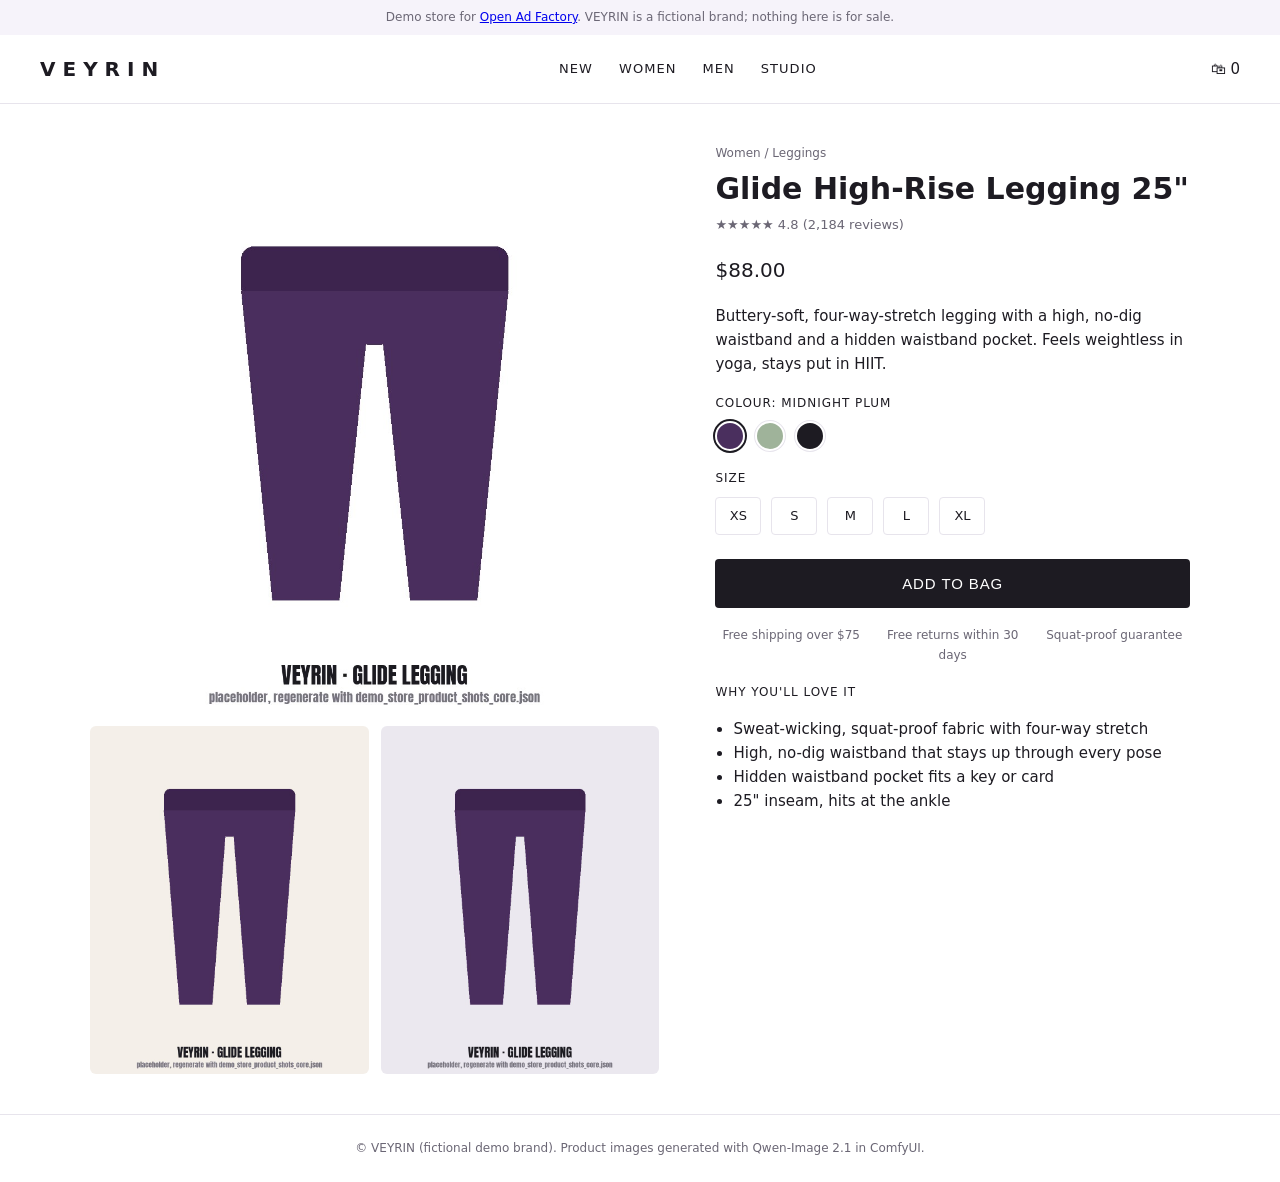
<file: site/demo-store/veyrin-glide-legging/index.html>
<!doctype html>
<html lang="en">
<head>
<meta charset="utf-8">
<meta name="viewport" content="width=device-width, initial-scale=1">
<title>Glide High-Rise Legging 25" – VEYRIN</title>
<meta name="description" content="Buttery-soft, four-way-stretch legging with a high, no-dig waistband and a hidden pocket. Made for yoga, studio and everything after.">
<meta property="og:type" content="product">
<meta property="og:site_name" content="VEYRIN">
<meta property="og:title" content="Glide High-Rise Legging 25&quot;">
<meta property="og:description" content="Buttery-soft, four-way-stretch legging with a high, no-dig waistband and a hidden pocket.">
<meta property="og:image" content="https://kaili-yang.github.io/comfyui-open-ad-factory/demo-store/veyrin-glide-legging/images/glide-legging-front.jpg">
<meta property="product:price:amount" content="88.00">
<meta property="product:price:currency" content="USD">
<script type="application/ld+json">
{
  "@context": "https://schema.org",
  "@type": "Product",
  "name": "Glide High-Rise Legging 25\"",
  "brand": { "@type": "Brand", "name": "VEYRIN" },
  "description": "Buttery-soft, four-way-stretch legging with a high, no-dig waistband and a hidden waistband pocket. Sweat-wicking, squat-proof fabric that feels weightless in yoga and stays put in a HIIT class. Available in Midnight Plum, Sage and Black.",
  "image": [
    "https://kaili-yang.github.io/comfyui-open-ad-factory/demo-store/veyrin-glide-legging/images/glide-legging-front.jpg",
    "https://kaili-yang.github.io/comfyui-open-ad-factory/demo-store/veyrin-glide-legging/images/glide-legging-lifestyle.jpg",
    "https://kaili-yang.github.io/comfyui-open-ad-factory/demo-store/veyrin-glide-legging/images/glide-legging-detail.jpg"
  ],
  "sku": "VY-GLIDE-25-PLUM",
  "offers": { "@type": "Offer", "price": "88.00", "priceCurrency": "USD", "availability": "https://schema.org/InStock" }
}
</script>
<style>
  :root { --ink: #1d1b22; --muted: #6b6775; --line: #e7e4ec; --plum: #4a2f5e; }
  * { box-sizing: border-box; }
  body { margin: 0; font: 15px/1.6 system-ui, -apple-system, "Segoe UI", sans-serif; color: var(--ink); background: #fff; }
  .notice { background: #f6f3fa; color: var(--muted); font-size: 12px; text-align: center; padding: 8px 16px; }
  header { display: flex; justify-content: space-between; align-items: center; padding: 18px 40px; border-bottom: 1px solid var(--line); }
  .logo { font-weight: 800; letter-spacing: .35em; font-size: 20px; }
  nav { display: flex; gap: 26px; font-size: 13px; text-transform: uppercase; letter-spacing: .08em; }
  main { display: grid; grid-template-columns: 1.2fr 1fr; gap: 56px; max-width: 1180px; margin: 40px auto; padding: 0 40px; }
  .gallery { display: grid; grid-template-columns: 1fr 1fr; gap: 12px; }
  .gallery img { width: 100%; aspect-ratio: 4 / 5; object-fit: cover; background: #f4f2f6; border-radius: 6px; }
  .gallery img:first-child { grid-column: 1 / -1; aspect-ratio: 1; }
  .crumbs { font-size: 12px; color: var(--muted); }
  h1 { font-size: 30px; line-height: 1.2; margin: 8px 0; font-weight: 600; }
  .price { font-size: 20px; margin-bottom: 18px; }
  .rating { color: var(--muted); font-size: 13px; margin-bottom: 18px; }
  .label { font-size: 12px; text-transform: uppercase; letter-spacing: .08em; margin: 18px 0 8px; }
  .swatches, .sizes { display: flex; gap: 10px; flex-wrap: wrap; }
  .swatches span { width: 30px; height: 30px; border-radius: 50%; border: 2px solid #fff; box-shadow: 0 0 0 1px var(--line); }
  .swatches span:first-child { box-shadow: 0 0 0 2px var(--ink); }
  .sizes span { min-width: 46px; text-align: center; padding: 8px 10px; border: 1px solid var(--line); border-radius: 4px; font-size: 13px; }
  button { width: 100%; margin-top: 24px; padding: 16px; border: 0; border-radius: 4px; background: var(--ink); color: #fff; font-size: 15px; letter-spacing: .06em; text-transform: uppercase; cursor: pointer; }
  ul { padding-left: 18px; }
  .perks { display: grid; grid-template-columns: repeat(3, 1fr); gap: 10px; margin-top: 18px; font-size: 12px; color: var(--muted); text-align: center; }
  footer { border-top: 1px solid var(--line); padding: 24px 40px; color: var(--muted); font-size: 12px; text-align: center; }
  @media (max-width: 860px) { main { grid-template-columns: 1fr; padding: 0 18px; } header { padding: 16px 18px; } nav { display: none; } }
</style>
</head>
<body>
<div class="notice">Demo store for <a href="https://github.com/kaili-yang/comfyui-open-ad-factory">Open Ad Factory</a>. VEYRIN is a fictional brand; nothing here is for sale.</div>
<header>
  <div class="logo">VEYRIN</div>
  <nav><span>New</span><span>Women</span><span>Men</span><span>Studio</span></nav>
  <div>🛍 0</div>
</header>
<main>
  <section class="gallery">
    <img src="images/glide-legging-front.jpg" alt="Glide High-Rise Legging in Midnight Plum, front view">
    <img src="images/glide-legging-lifestyle.jpg" alt="Woman in a yoga pose wearing the Glide High-Rise Legging">
    <img src="images/glide-legging-detail.jpg" alt="Close-up of the no-dig waistband and hidden pocket">
  </section>
  <section>
    <div class="crumbs">Women / Leggings</div>
    <h1>Glide High-Rise Legging 25"</h1>
    <div class="rating">★★★★★ 4.8 (2,184 reviews)</div>
    <div class="price">$88.00</div>
    <p>Buttery-soft, four-way-stretch legging with a high, no-dig waistband and a hidden waistband pocket. Feels weightless in yoga, stays put in HIIT.</p>
    <div class="label">Colour: Midnight Plum</div>
    <div class="swatches"><span style="background:#4a2f5e"></span><span style="background:#9fb39a"></span><span style="background:#1d1b22"></span></div>
    <div class="label">Size</div>
    <div class="sizes"><span>XS</span><span>S</span><span>M</span><span>L</span><span>XL</span></div>
    <button type="button">Add to bag</button>
    <div class="perks"><div>Free shipping over $75</div><div>Free returns within 30 days</div><div>Squat-proof guarantee</div></div>
    <div class="label">Why you'll love it</div>
    <ul>
      <li>Sweat-wicking, squat-proof fabric with four-way stretch</li>
      <li>High, no-dig waistband that stays up through every pose</li>
      <li>Hidden waistband pocket fits a key or card</li>
      <li>25" inseam, hits at the ankle</li>
    </ul>
  </section>
</main>
<footer>© VEYRIN (fictional demo brand). Product images generated with Qwen-Image 2.1 in ComfyUI.</footer>
</body>
</html>
</file>
